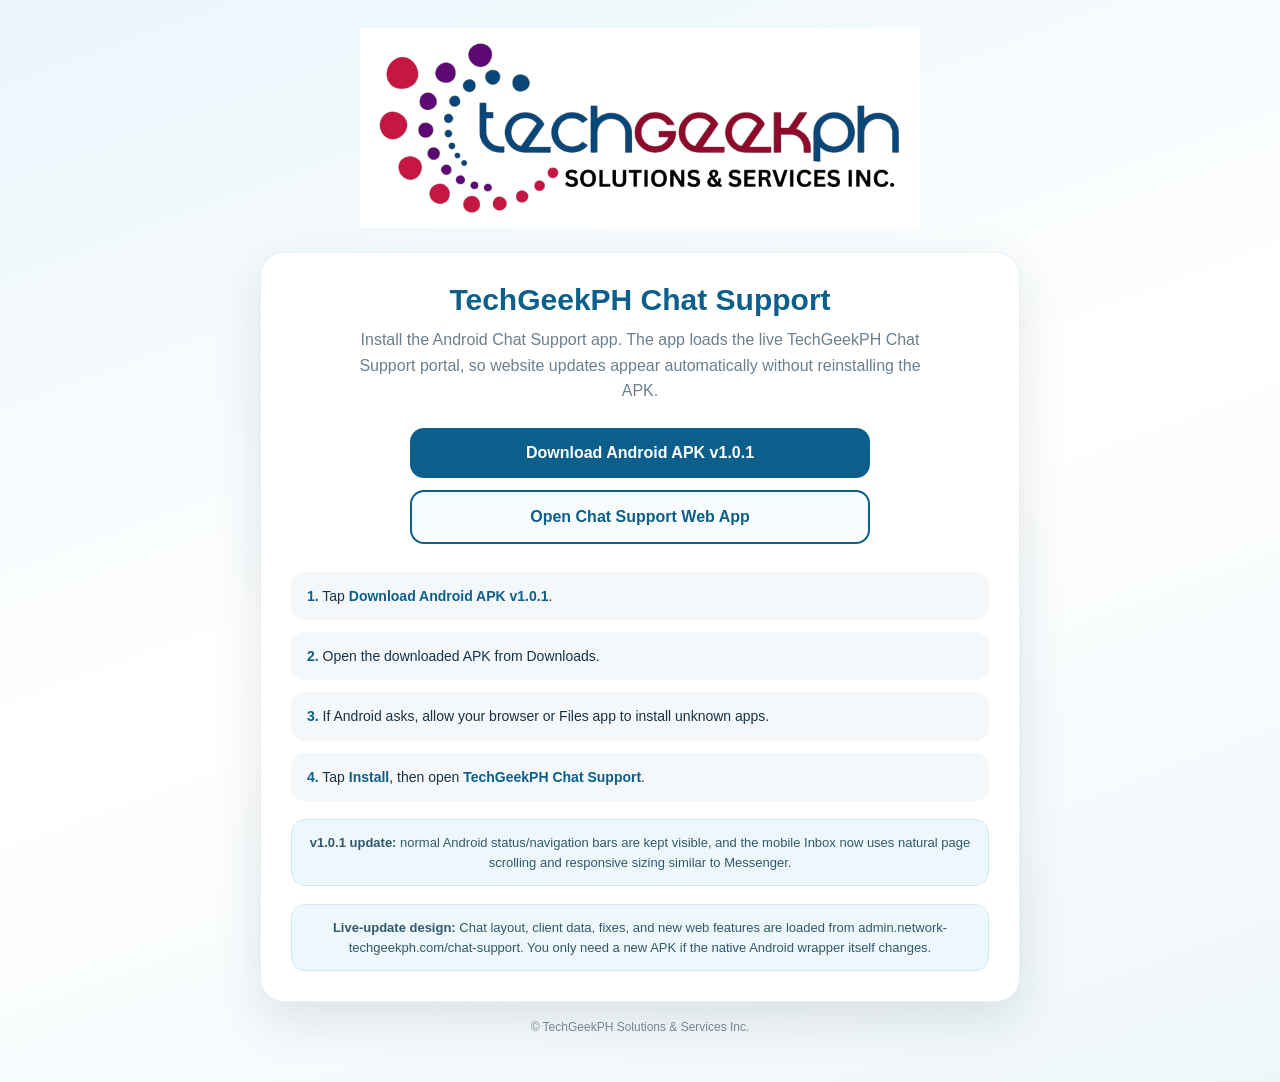
<file: chat-support-download/index.html>
<!doctype html>
<html lang="en">
<head>
<meta charset="utf-8">
<meta name="viewport" content="width=device-width,initial-scale=1,viewport-fit=cover">
<meta name="theme-color" content="#0b5f8a">
<title>TechGeekPH Chat Support App</title>
<style>
*{box-sizing:border-box}body{margin:0;font-family:Arial,Helvetica,sans-serif;background:linear-gradient(160deg,#eaf5fb,#fff 50%,#eef6fa);color:#173247;min-height:100vh}.container{width:min(760px,92%);margin:auto;padding:28px 0 48px}.logo-wrap{text-align:center;margin-bottom:20px}.logo{width:min(560px,96%);height:auto}.card{background:#fff;border-radius:24px;padding:30px;box-shadow:0 18px 50px rgba(21,48,68,.12);border:1px solid rgba(11,95,138,.08);text-align:center}h1{margin:0 0 10px;font-size:30px;color:#0b5f8a}.subtitle{margin:0 auto 24px;max-width:580px;color:#6a7f8f;line-height:1.6}.btn{display:block;max-width:460px;width:100%;margin:12px auto;padding:16px 18px;border-radius:14px;text-decoration:none;font-weight:800;font-size:16px}.download{background:#0b5f8a;color:#fff}.portal{border:2px solid #0b5f8a;color:#0b5f8a;background:#f8fcfe}.steps{text-align:left;margin-top:28px;display:grid;gap:12px}.step{background:#f4f8fb;padding:14px 16px;border-radius:14px;line-height:1.45;font-size:14px}.step b{color:#0b5f8a}.note{margin-top:18px;padding:13px 15px;border-radius:14px;background:#eef8fc;border:1px solid #cfe8f3;color:#31596c;font-size:13px;line-height:1.5}footer{text-align:center;margin-top:18px;color:#748794;font-size:12px}@media(max-width:560px){.card{padding:22px 16px}h1{font-size:25px}.container{padding-top:18px}}
</style>
</head>
<body>
<main class="container">
<div class="logo-wrap"><img class="logo" src="../assets/logo/TechGeekPH-logo.png" alt="TechGeekPH Solutions & Services Inc."></div>
<section class="card">
<h1>TechGeekPH Chat Support</h1>
<p class="subtitle">Install the Android Chat Support app. The app loads the live TechGeekPH Chat Support portal, so website updates appear automatically without reinstalling the APK.</p>
<a class="btn download" href="TechGeekPH-Chat-Support-latest.apk" download="TechGeekPH-Chat-Support-latest.apk">Download Android APK v1.0.1</a>
<a class="btn portal" href="https://admin.network-techgeekph.com/chat-support" target="_blank" rel="noopener">Open Chat Support Web App</a>
<div class="steps">
<div class="step"><b>1.</b> Tap <b>Download Android APK v1.0.1</b>.</div>
<div class="step"><b>2.</b> Open the downloaded APK from Downloads.</div>
<div class="step"><b>3.</b> If Android asks, allow your browser or Files app to install unknown apps.</div>
<div class="step"><b>4.</b> Tap <b>Install</b>, then open <b>TechGeekPH Chat Support</b>.</div>
</div>
<div class="note"><b>v1.0.1 update:</b> normal Android status/navigation bars are kept visible, and the mobile Inbox now uses natural page scrolling and responsive sizing similar to Messenger.</div>
<div class="note"><b>Live-update design:</b> Chat layout, client data, fixes, and new web features are loaded from admin.network-techgeekph.com/chat-support. You only need a new APK if the native Android wrapper itself changes.</div>
</section>
<footer>© TechGeekPH Solutions &amp; Services Inc.</footer>
</main>
</body>
</html>
</file>
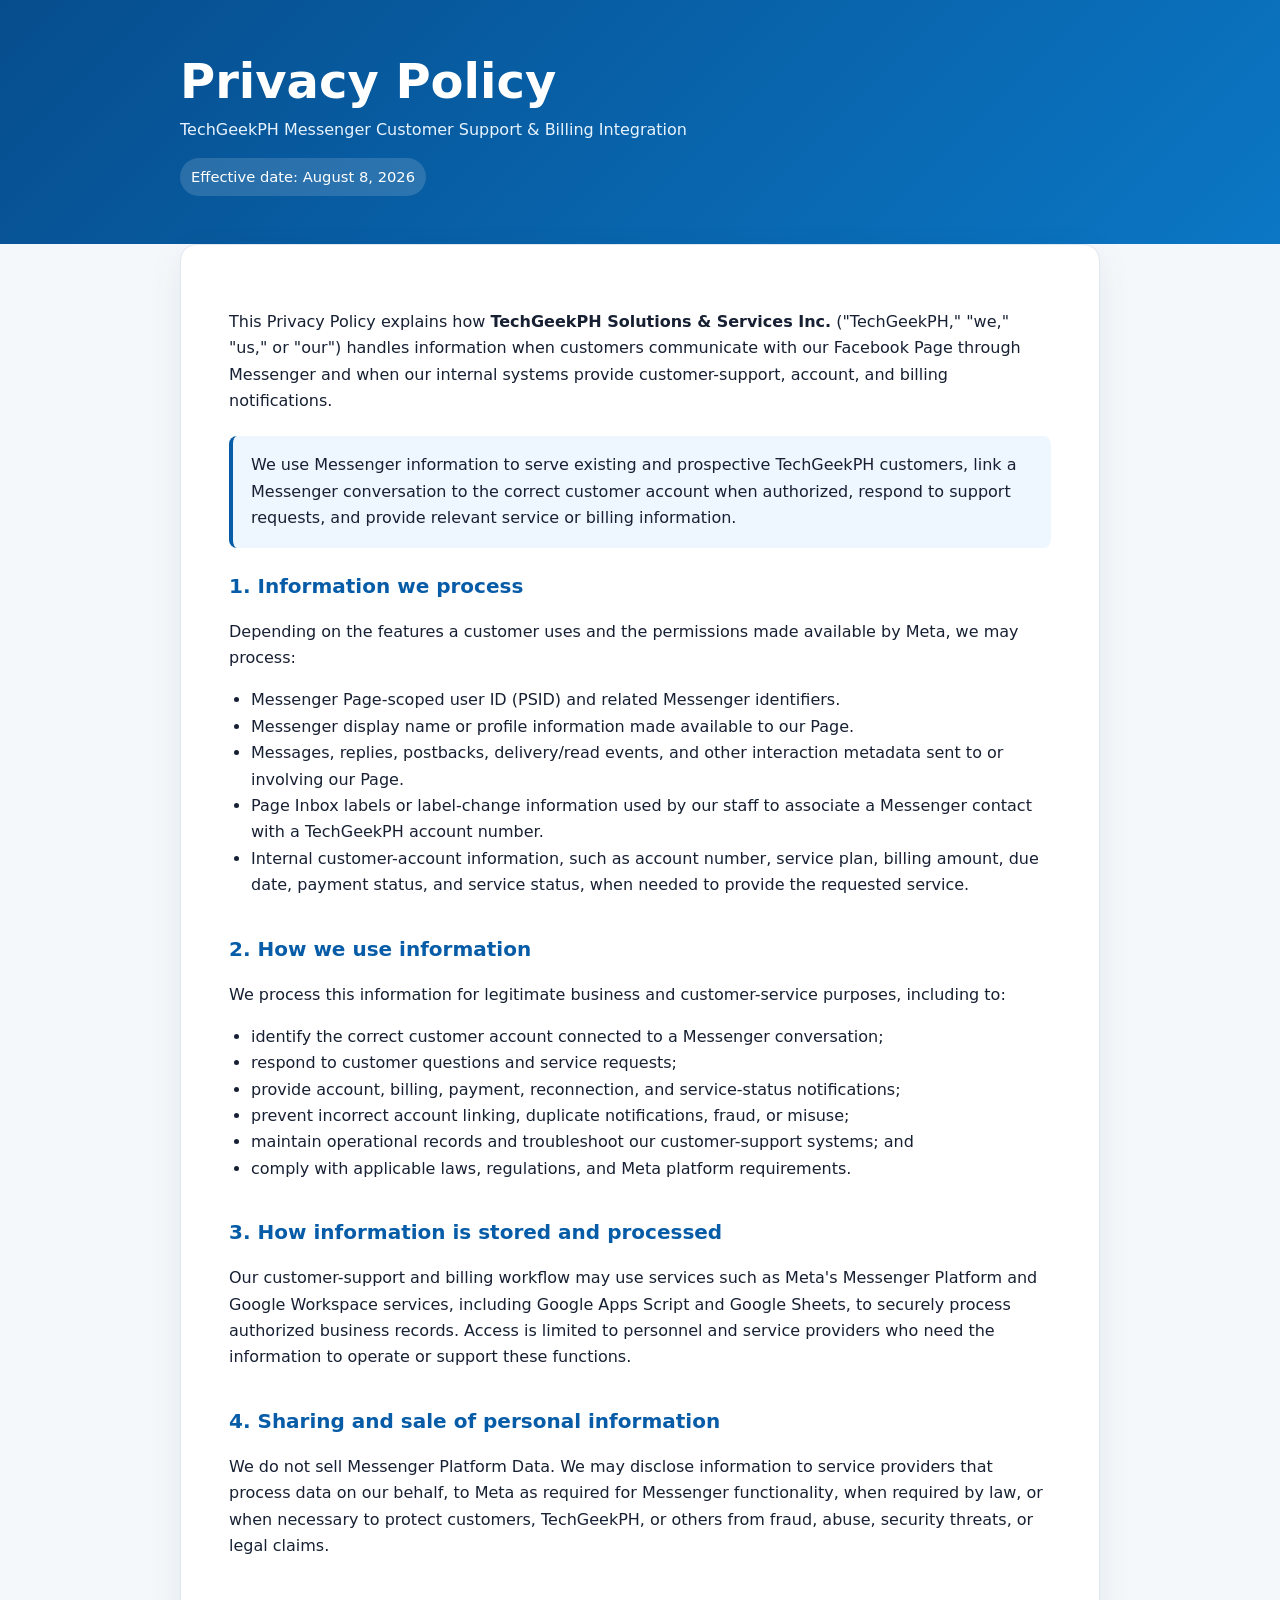
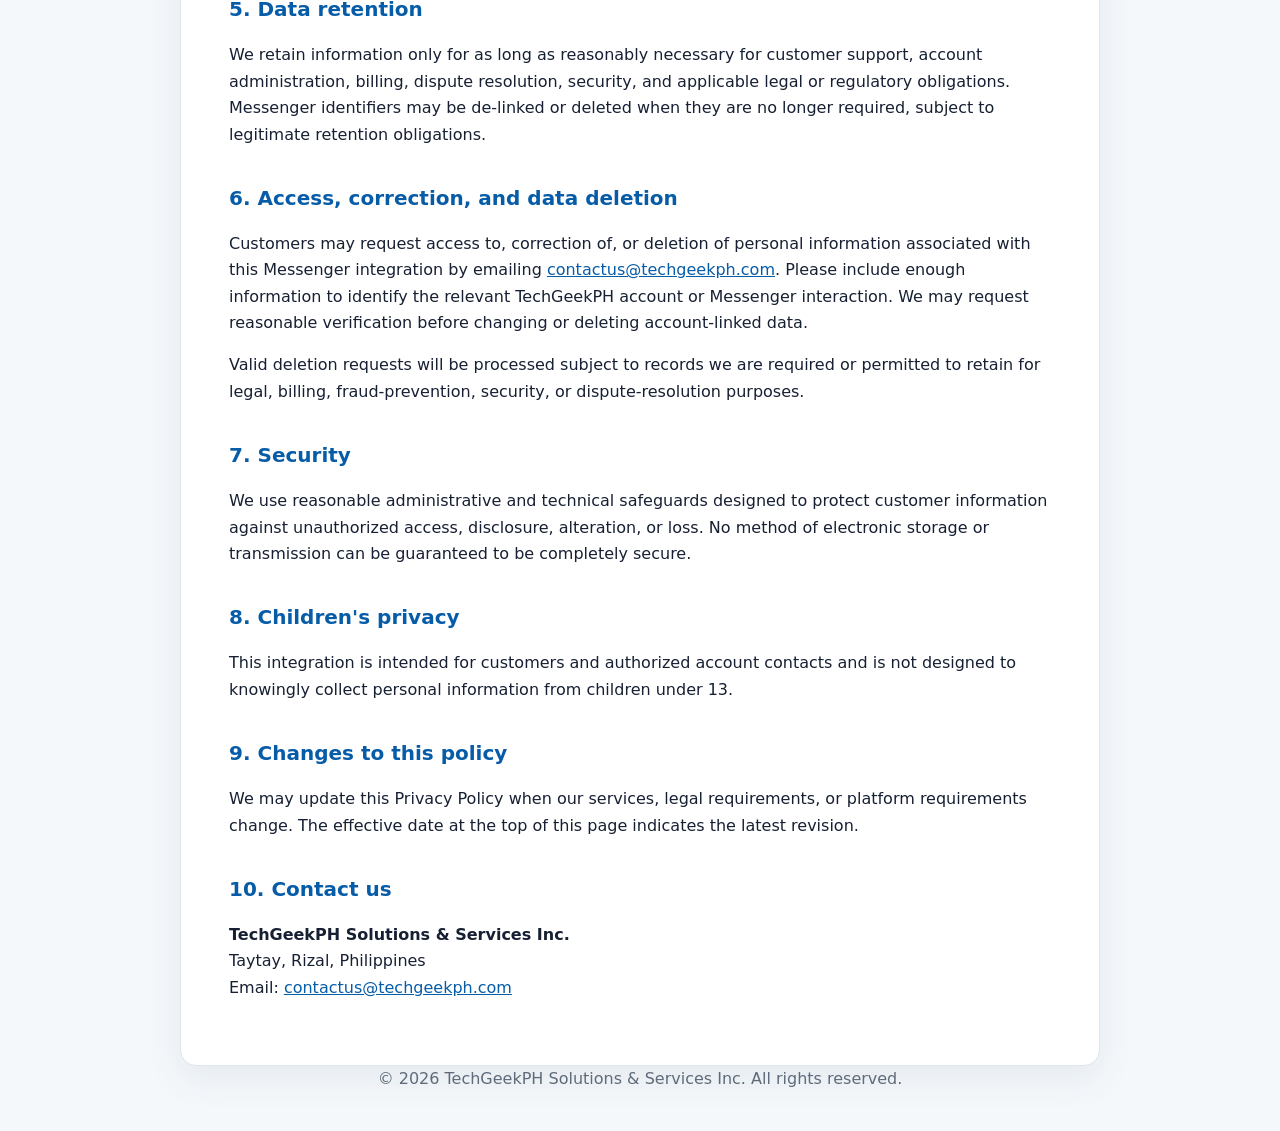
<file: privacy-policy.html>
<!doctype html>
<html lang="en">
<head>
  <meta charset="utf-8">
  <meta name="viewport" content="width=device-width, initial-scale=1">
  <meta name="robots" content="index,follow">
  <title>Privacy Policy | TechGeekPH Messenger Billing</title>
  <meta name="description" content="Privacy Policy for the TechGeekPH Messenger customer support and billing notification integration.">
  <style>
    :root {
      color-scheme: light;
      --brand: #075ca8;
      --ink: #172033;
      --muted: #5f6b7a;
      --line: #dfe6ee;
      --soft: #f5f8fb;
      --white: #fff;
    }

    * { box-sizing: border-box; }

    body {
      margin: 0;
      font-family: Inter, ui-sans-serif, system-ui, -apple-system, BlinkMacSystemFont, "Segoe UI", sans-serif;
      color: var(--ink);
      background: var(--soft);
      line-height: 1.65;
    }

    header {
      background: linear-gradient(135deg, #064d8d, #0b77c5);
      color: var(--white);
      padding: 54px 20px 48px;
    }

    .wrap {
      width: min(920px, calc(100% - 32px));
      margin: 0 auto;
    }

    header p {
      margin: 8px 0 0;
      color: #e7f3ff;
    }

    h1 {
      margin: 0;
      font-size: clamp(2rem, 5vw, 3rem);
      line-height: 1.15;
    }

    main {
      margin: 28px auto 44px;
      background: var(--white);
      border: 1px solid var(--line);
      border-radius: 16px;
      padding: clamp(24px, 5vw, 48px);
      box-shadow: 0 12px 36px rgba(27, 58, 91, .08);
    }

    h2 {
      margin-top: 34px;
      margin-bottom: 10px;
      color: var(--brand);
      font-size: 1.25rem;
    }

    h2:first-of-type { margin-top: 12px; }
    p, li { font-size: 1rem; }
    ul { padding-left: 22px; }

    .meta {
      display: inline-block;
      margin-top: 14px;
      padding: 7px 11px;
      border-radius: 999px;
      background: rgba(255,255,255,.14);
      font-size: .92rem;
    }

    .notice {
      margin: 22px 0;
      padding: 16px 18px;
      background: #eef7ff;
      border-left: 4px solid var(--brand);
      border-radius: 8px;
    }

    a { color: var(--brand); }
    footer { text-align: center; color: var(--muted); padding: 0 16px 38px; }
  </style>
</head>
<body>
  <header>
    <div class="wrap">
      <h1>Privacy Policy</h1>
      <p>TechGeekPH Messenger Customer Support &amp; Billing Integration</p>
      <span class="meta">Effective date: August 8, 2026</span>
    </div>
  </header>

  <main class="wrap">
    <p>
      This Privacy Policy explains how <strong>TechGeekPH Solutions &amp; Services Inc.</strong>
      ("TechGeekPH," "we," "us," or "our") handles information when customers communicate
      with our Facebook Page through Messenger and when our internal systems provide
      customer-support, account, and billing notifications.
    </p>

    <div class="notice">
      We use Messenger information to serve existing and prospective TechGeekPH customers,
      link a Messenger conversation to the correct customer account when authorized, respond
      to support requests, and provide relevant service or billing information.
    </div>

    <h2>1. Information we process</h2>
    <p>Depending on the features a customer uses and the permissions made available by Meta, we may process:</p>
    <ul>
      <li>Messenger Page-scoped user ID (PSID) and related Messenger identifiers.</li>
      <li>Messenger display name or profile information made available to our Page.</li>
      <li>Messages, replies, postbacks, delivery/read events, and other interaction metadata sent to or involving our Page.</li>
      <li>Page Inbox labels or label-change information used by our staff to associate a Messenger contact with a TechGeekPH account number.</li>
      <li>Internal customer-account information, such as account number, service plan, billing amount, due date, payment status, and service status, when needed to provide the requested service.</li>
    </ul>

    <h2>2. How we use information</h2>
    <p>We process this information for legitimate business and customer-service purposes, including to:</p>
    <ul>
      <li>identify the correct customer account connected to a Messenger conversation;</li>
      <li>respond to customer questions and service requests;</li>
      <li>provide account, billing, payment, reconnection, and service-status notifications;</li>
      <li>prevent incorrect account linking, duplicate notifications, fraud, or misuse;</li>
      <li>maintain operational records and troubleshoot our customer-support systems; and</li>
      <li>comply with applicable laws, regulations, and Meta platform requirements.</li>
    </ul>

    <h2>3. How information is stored and processed</h2>
    <p>
      Our customer-support and billing workflow may use services such as Meta's Messenger
      Platform and Google Workspace services, including Google Apps Script and Google Sheets,
      to securely process authorized business records. Access is limited to personnel and
      service providers who need the information to operate or support these functions.
    </p>

    <h2>4. Sharing and sale of personal information</h2>
    <p>
      We do not sell Messenger Platform Data. We may disclose information to service providers
      that process data on our behalf, to Meta as required for Messenger functionality, when
      required by law, or when necessary to protect customers, TechGeekPH, or others from fraud,
      abuse, security threats, or legal claims.
    </p>

    <h2>5. Data retention</h2>
    <p>
      We retain information only for as long as reasonably necessary for customer support,
      account administration, billing, dispute resolution, security, and applicable legal or
      regulatory obligations. Messenger identifiers may be de-linked or deleted when they are
      no longer required, subject to legitimate retention obligations.
    </p>

    <h2 id="data-deletion">6. Access, correction, and data deletion</h2>
    <p>
      Customers may request access to, correction of, or deletion of personal information
      associated with this Messenger integration by emailing
      <a href="mailto:contactus@techgeekph.com">contactus@techgeekph.com</a>. Please include
      enough information to identify the relevant TechGeekPH account or Messenger interaction.
      We may request reasonable verification before changing or deleting account-linked data.
    </p>
    <p>
      Valid deletion requests will be processed subject to records we are required or permitted
      to retain for legal, billing, fraud-prevention, security, or dispute-resolution purposes.
    </p>

    <h2>7. Security</h2>
    <p>
      We use reasonable administrative and technical safeguards designed to protect customer
      information against unauthorized access, disclosure, alteration, or loss. No method of
      electronic storage or transmission can be guaranteed to be completely secure.
    </p>

    <h2>8. Children's privacy</h2>
    <p>
      This integration is intended for customers and authorized account contacts and is not
      designed to knowingly collect personal information from children under 13.
    </p>

    <h2>9. Changes to this policy</h2>
    <p>
      We may update this Privacy Policy when our services, legal requirements, or platform
      requirements change. The effective date at the top of this page indicates the latest revision.
    </p>

    <h2>10. Contact us</h2>
    <p>
      <strong>TechGeekPH Solutions &amp; Services Inc.</strong><br>
      Taytay, Rizal, Philippines<br>
      Email: <a href="mailto:contactus@techgeekph.com">contactus@techgeekph.com</a>
    </p>
  </main>

  <footer>
    &copy; 2026 TechGeekPH Solutions &amp; Services Inc. All rights reserved.
  </footer>
</body>
</html>
</file>
